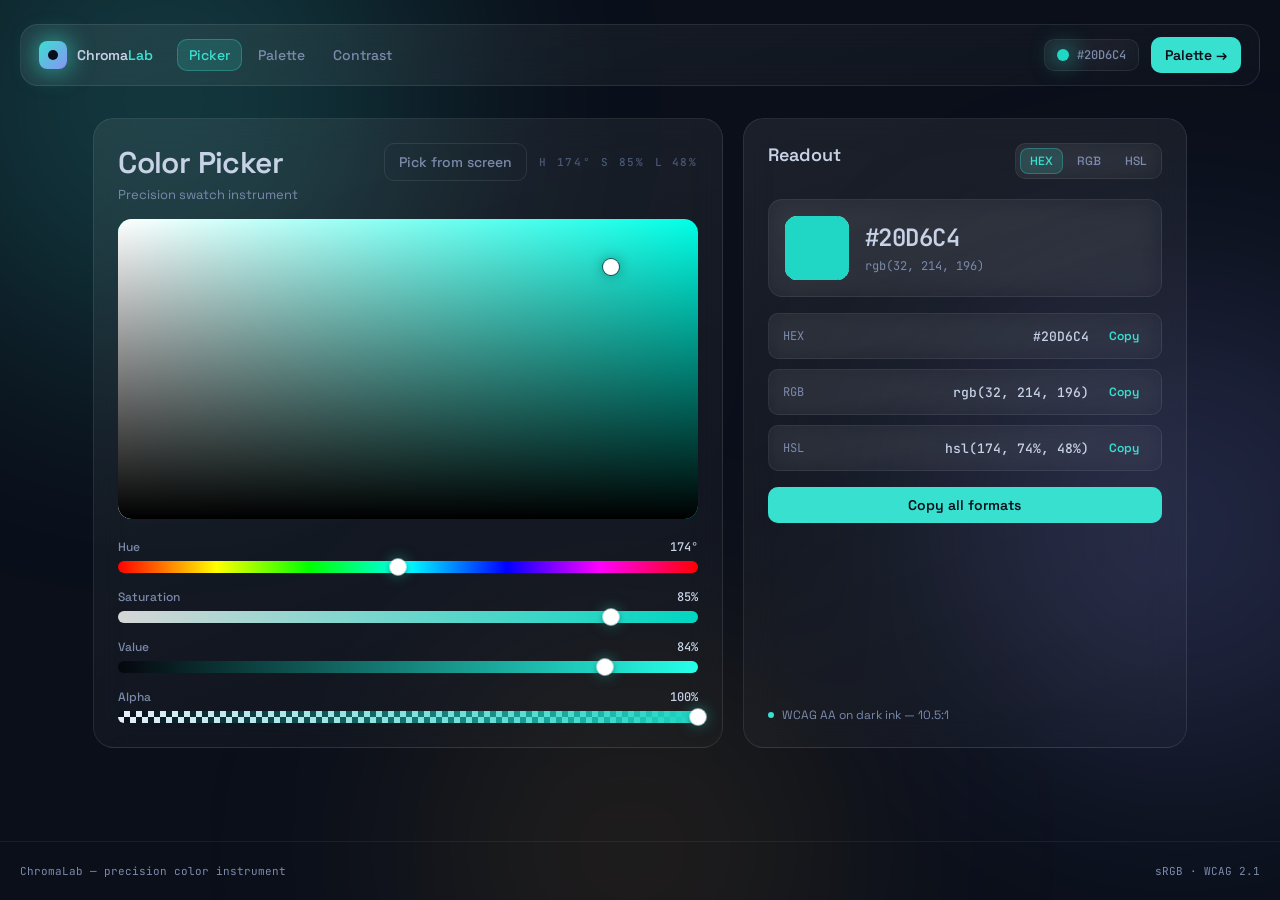
<file: public/color-picker/index.html>
<!DOCTYPE html>
<html lang="en">
<head>
  <meta charset="UTF-8" />
  <meta name="viewport" content="width=device-width, initial-scale=1" />
  <title>Color Picker — ChromaLab</title>
  <meta name="description" content="Pick any color with hue, saturation, value and alpha controls, then copy it as HEX, RGB or HSL." />
  <meta property="og:title" content="Color Picker — ChromaLab" />
  <meta property="og:description" content="Pick any color with hue, saturation, value and alpha controls, then copy it as HEX, RGB or HSL." />
  <meta property="og:type" content="website" />
  <meta name="twitter:card" content="summary_large_image" />
  <link rel="icon" href="/favicon.ico" type="image/x-icon" />
  <link rel="preconnect" href="https://fonts.googleapis.com" />
  <link rel="preconnect" href="https://fonts.gstatic.com" crossorigin />
  <link href="https://fonts.googleapis.com/css2?family=Space+Grotesk:wght@400;500;600;700&amp;family=JetBrains+Mono:wght@400;500;600&amp;display=swap" rel="stylesheet" />
  <link rel="stylesheet" href="css/style.css" />
</head>
<body>
  <div class="ambient" aria-hidden="true">
    <span class="blob blob-cyan"></span>
    <span class="blob blob-violet"></span>
    <span class="blob blob-amber"></span>
  </div>

  <div class="page">
    <header class="header-outer">
      <div class="container">
        <div class="header-inner glass">
          <a class="brand" href="index.html">
            <span class="brand-mark"><span class="brand-dot"></span></span>
            <span class="brand-name">Chroma<span class="brand-accent">Lab</span></span>
          </a>
          <nav class="nav" aria-label="Main">
            <a class="nav-link active" href="index.html" aria-current="page">Picker</a>
            <a class="nav-link" href="palette.html">Palette</a>
            <a class="nav-link" href="contrast.html">Contrast</a>
          </nav>
          <div class="header-meta">
            <div class="live-chip glass-soft" title="Currently selected color">
              <span class="live-dot" id="liveDot"></span>
              <span class="live-hex" id="liveHex">#22D3C5</span>
            </div>
            <a class="btn btn-accent" href="palette.html">Palette →</a>
          </div>
        </div>
      </div>
    </header>

    <main class="container">
      <div class="grid-main">
        <section class="card glass col-7" aria-label="Color picker">
          <div class="card-head">
            <div>
              <h1 class="card-title">Color Picker</h1>
              <p class="card-sub">Precision swatch instrument</p>
            </div>
            <div class="head-tools">
              <button id="eyedropperBtn" class="btn btn-ghost" type="button" hidden>Pick from screen</button>
              <div class="hsl-chips" aria-hidden="true">
                <span class="chip" id="chipH">H 174°</span>
                <span class="chip" id="chipS">S 85%</span>
                <span class="chip" id="chipL">L 62%</span>
              </div>
            </div>
          </div>

          <div class="sv-area" id="svArea">
            <div class="sv-base" id="svBase"></div>
            <div class="sv-white"></div>
            <div class="sv-black"></div>
            <div class="sv-knob" id="svKnob"></div>
          </div>

          <div class="sliders">
            <div class="slider-row">
              <div class="slider-labels">
                <span class="slider-name">Hue</span>
                <span class="slider-value" id="hueValue">174°</span>
              </div>
              <div class="slider hue-track" id="hueSlider"><div class="slider-knob"></div></div>
            </div>
            <div class="slider-row">
              <div class="slider-labels">
                <span class="slider-name">Saturation</span>
                <span class="slider-value" id="satValue">85%</span>
              </div>
              <div class="slider" id="satSlider"><div class="slider-knob"></div></div>
            </div>
            <div class="slider-row">
              <div class="slider-labels">
                <span class="slider-name">Value</span>
                <span class="slider-value" id="valValue">84%</span>
              </div>
              <div class="slider" id="valSlider"><div class="slider-knob"></div></div>
            </div>
            <div class="slider-row">
              <div class="slider-labels">
                <span class="slider-name">Alpha</span>
                <span class="slider-value" id="alphaValue">100%</span>
              </div>
              <div class="slider" id="alphaSlider"><div class="slider-knob"></div></div>
            </div>
          </div>
        </section>

        <section class="card glass col-5 readout-card" aria-label="Color readout">
          <div class="card-head">
            <h2 class="section-title">Readout</h2>
            <div class="format-tabs glass-soft" role="tablist" aria-label="Color format">
              <button class="tab active" data-format="hex" type="button">HEX</button>
              <button class="tab" data-format="rgb" type="button">RGB</button>
              <button class="tab" data-format="hsl" type="button">HSL</button>
            </div>
          </div>

          <div class="readout-hero glass-soft">
            <div class="readout-swatch"><div class="readout-swatch-fill" id="swatchFill"></div></div>
            <div class="readout-main">
              <input id="bigValue" class="big-value" value="#22D3C5" spellcheck="false" autocomplete="off" aria-label="Color value, editable" />
              <div class="readout-sub" id="readoutSub">rgb(34, 211, 197)</div>
            </div>
          </div>

          <div class="format-rows">
            <div class="format-row glass-soft">
              <span class="format-key">HEX</span>
              <span class="format-val" id="rowHex">#22D3C5</span>
              <button class="copy-btn" id="copyHex" type="button">Copy</button>
            </div>
            <div class="format-row glass-soft">
              <span class="format-key">RGB</span>
              <span class="format-val" id="rowRgb">34, 211, 197</span>
              <button class="copy-btn" id="copyRgb" type="button">Copy</button>
            </div>
            <div class="format-row glass-soft">
              <span class="format-key">HSL</span>
              <span class="format-val" id="rowHsl">174°, 84%, 48%</span>
              <button class="copy-btn" id="copyHsl" type="button">Copy</button>
            </div>
          </div>

          <button class="btn btn-accent copy-all" id="copyAll" type="button">Copy all formats</button>

          <div class="note-row">
            <span class="note-dot" id="wcagDot"></span>
            <span id="wcagText">WCAG AA on dark ink — 7.4:1</span>
          </div>
        </section>
      </div>
    </main>

    <footer class="site-footer">
      <div class="container footer-inner">
        <span>ChromaLab — precision color instrument</span>
        <span>sRGB · WCAG 2.1</span>
      </div>
    </footer>
  </div>

  <script type="module" src="js/picker.js"></script>
</body>
</html>
</file>
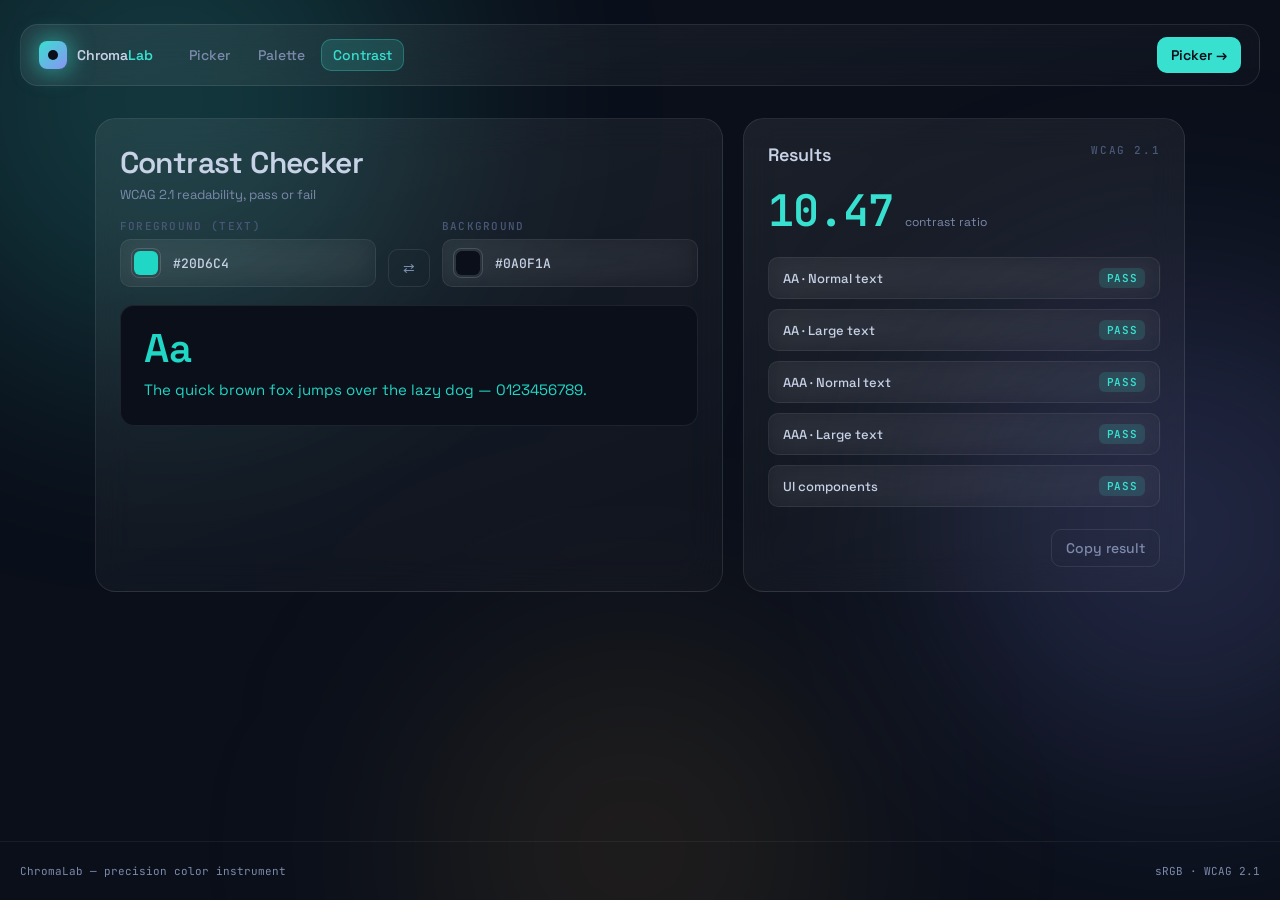
<file: public/color-picker/contrast.html>
<!DOCTYPE html>
<html lang="en">
<head>
  <meta charset="UTF-8" />
  <meta name="viewport" content="width=device-width, initial-scale=1" />
  <title>Contrast Checker — ChromaLab</title>
  <meta name="description" content="Check WCAG 2.1 contrast ratios between text and background colors — AA and AAA pass/fail for normal text, large text and UI components." />
  <meta property="og:title" content="Contrast Checker — ChromaLab" />
  <meta property="og:description" content="Check WCAG 2.1 contrast ratios between text and background colors — AA and AAA pass/fail at a glance." />
  <meta property="og:type" content="website" />
  <meta name="twitter:card" content="summary_large_image" />
  <link rel="icon" href="/favicon.ico" type="image/x-icon" />
  <link rel="preconnect" href="https://fonts.googleapis.com" />
  <link rel="preconnect" href="https://fonts.gstatic.com" crossorigin />
  <link href="https://fonts.googleapis.com/css2?family=Space+Grotesk:wght@400;500;600;700&amp;family=JetBrains+Mono:wght@400;500;600&amp;display=swap" rel="stylesheet" />
  <link rel="stylesheet" href="css/style.css" />
</head>
<body>
  <div class="ambient" aria-hidden="true">
    <span class="blob blob-cyan"></span>
    <span class="blob blob-violet"></span>
    <span class="blob blob-amber"></span>
  </div>

  <div class="page">
    <header class="header-outer">
      <div class="container">
        <div class="header-inner glass">
          <a class="brand" href="index.html">
            <span class="brand-mark"><span class="brand-dot"></span></span>
            <span class="brand-name">Chroma<span class="brand-accent">Lab</span></span>
          </a>
          <nav class="nav" aria-label="Main">
            <a class="nav-link" href="index.html">Picker</a>
            <a class="nav-link" href="palette.html">Palette</a>
            <a class="nav-link active" href="contrast.html" aria-current="page">Contrast</a>
          </nav>
          <div class="header-meta">
            <a class="btn btn-accent" href="index.html">Picker →</a>
          </div>
        </div>
      </div>
    </header>

    <main class="container">
      <div class="grid-main">
        <section class="card glass col-7" aria-label="Contrast inputs and preview">
          <div class="card-head">
            <div>
              <h1 class="card-title">Contrast Checker</h1>
              <p class="card-sub">WCAG 2.1 readability, pass or fail</p>
            </div>
          </div>

          <div class="contrast-fields">
            <div class="field">
              <label for="fgHex">Foreground (text)</label>
              <div class="field-box glass-soft">
                <input type="color" id="fgColor" value="#22D3C5" aria-label="Foreground color picker" />
                <input type="text" class="hex-input" id="fgHex" value="#22D3C5" maxlength="7" spellcheck="false" autocomplete="off" />
              </div>
            </div>
            <div class="swap-cell">
              <button class="btn btn-ghost" id="swapBtn" type="button" aria-label="Swap foreground and background">⇄</button>
            </div>
            <div class="field">
              <label for="bgHex">Background</label>
              <div class="field-box glass-soft">
                <input type="color" id="bgColor" value="#0A0F1A" aria-label="Background color picker" />
                <input type="text" class="hex-input" id="bgHex" value="#0A0F1A" maxlength="7" spellcheck="false" autocomplete="off" />
              </div>
            </div>
          </div>

          <div class="preview" id="preview">
            <span class="preview-aa">Aa</span>
            <p>The quick brown fox jumps over the lazy dog — 0123456789.</p>
          </div>
        </section>

        <section class="card glass col-5" aria-label="Contrast results">
          <div class="card-head">
            <h2 class="section-title">Results</h2>
            <span class="chip">WCAG 2.1</span>
          </div>

          <div class="ratio-block">
            <span class="ratio" id="ratio">7.44</span>
            <span class="ratio-label">contrast ratio</span>
          </div>

          <div class="results" id="results"></div>

          <div class="palette-actions">
            <button class="btn btn-ghost" id="copyRatio" type="button">Copy result</button>
          </div>
        </section>
      </div>
    </main>

    <footer class="site-footer">
      <div class="container footer-inner">
        <span>ChromaLab — precision color instrument</span>
        <span>sRGB · WCAG 2.1</span>
      </div>
    </footer>
  </div>

  <script type="module" src="js/contrast.js"></script>
</body>
</html>
</file>
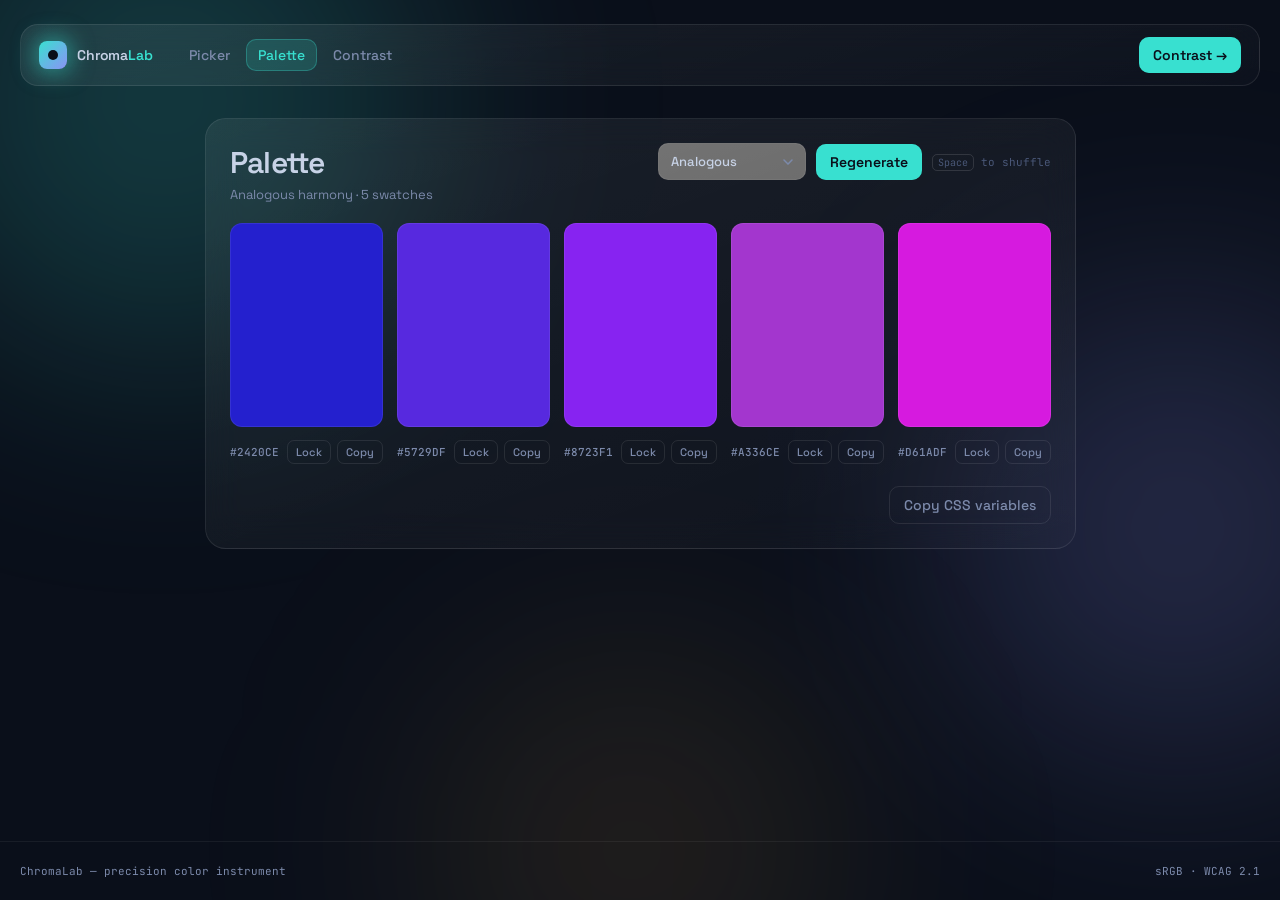
<file: public/color-picker/palette.html>
<!DOCTYPE html>
<html lang="en">
<head>
  <meta charset="UTF-8" />
  <meta name="viewport" content="width=device-width, initial-scale=1" />
  <title>Palette Generator — ChromaLab</title>
  <meta name="description" content="Generate harmonious color palettes — analogous, complementary, triadic, tetradic or monochromatic — and copy them as CSS variables." />
  <meta property="og:title" content="Palette Generator — ChromaLab" />
  <meta property="og:description" content="Generate harmonious 5-color palettes, lock the keepers, and copy them as CSS variables." />
  <meta property="og:type" content="website" />
  <meta name="twitter:card" content="summary_large_image" />
  <link rel="icon" href="/favicon.ico" type="image/x-icon" />
  <link rel="preconnect" href="https://fonts.googleapis.com" />
  <link rel="preconnect" href="https://fonts.gstatic.com" crossorigin />
  <link href="https://fonts.googleapis.com/css2?family=Space+Grotesk:wght@400;500;600;700&amp;family=JetBrains+Mono:wght@400;500;600&amp;display=swap" rel="stylesheet" />
  <link rel="stylesheet" href="css/style.css" />
</head>
<body>
  <div class="ambient" aria-hidden="true">
    <span class="blob blob-cyan"></span>
    <span class="blob blob-violet"></span>
    <span class="blob blob-amber"></span>
  </div>

  <div class="page">
    <header class="header-outer">
      <div class="container">
        <div class="header-inner glass">
          <a class="brand" href="index.html">
            <span class="brand-mark"><span class="brand-dot"></span></span>
            <span class="brand-name">Chroma<span class="brand-accent">Lab</span></span>
          </a>
          <nav class="nav" aria-label="Main">
            <a class="nav-link" href="index.html">Picker</a>
            <a class="nav-link active" href="palette.html" aria-current="page">Palette</a>
            <a class="nav-link" href="contrast.html">Contrast</a>
          </nav>
          <div class="header-meta">
            <a class="btn btn-accent" href="contrast.html">Contrast →</a>
          </div>
        </div>
      </div>
    </header>

    <main class="container">
      <div class="grid-main">
        <section class="card glass col-12" aria-label="Palette generator">
          <div class="card-head">
            <div>
              <h1 class="card-title">Palette</h1>
              <p class="card-sub" id="harmonyLabel">Analogous harmony · 5 swatches</p>
            </div>
            <div class="controls">
              <label class="visually-hidden" for="harmony" style="position:absolute;width:1px;height:1px;overflow:hidden;clip:rect(0 0 0 0)">Harmony</label>
              <select class="select" id="harmony">
                <option value="analogous">Analogous</option>
                <option value="complementary">Complementary</option>
                <option value="triadic">Triadic</option>
                <option value="tetradic">Tetradic</option>
                <option value="monochromatic">Monochromatic</option>
              </select>
              <button class="btn btn-accent" id="regenerate" type="button">Regenerate</button>
              <span class="kbd-hint"><kbd>Space</kbd> to shuffle</span>
            </div>
          </div>

          <div class="swatch-grid" id="swatchGrid"></div>

          <div class="palette-actions">
            <button class="btn btn-ghost" id="copyAll" type="button">Copy CSS variables</button>
          </div>
        </section>
      </div>
    </main>

    <footer class="site-footer">
      <div class="container footer-inner">
        <span>ChromaLab — precision color instrument</span>
        <span>sRGB · WCAG 2.1</span>
      </div>
    </footer>
  </div>

  <script type="module" src="js/palette.js"></script>
</body>
</html>
</file>
<file: public/color-picker/css/style.css>
/* ============================================================
   ChromaLab — design system (Instrument glass)
   ============================================================ */

:root {
  --ink: #0a0f1a;
  --ink-2: #0d1424;
  --ink-3: #111a2e;
  --ink-4: #16223c;
  --line: #24324f;
  --frost: #c7d2e6;
  --frost-dim: #7c8aab;
  --frost-faint: #4a5878;
  --cyan: #38e0d0;
  --cyan-dim: #1f8f86;
  --amber: #f4b23c;
  --rose: #f06a8a;
  --violet: #8b93f5;
  --radius-xl: clamp(14px, 1.6vw, 22px);
  --radius-lg: clamp(12px, 1.2vw, 14px);
  --radius-md: 10px;
  --font-display: "Space Grotesk", sans-serif;
  --font-mono: "JetBrains Mono", monospace;
}

* { box-sizing: border-box; }

html { color-scheme: dark; }

body {
  margin: 0;
  min-height: 100vh;
  background: var(--ink);
  color: var(--frost);
  font-family: var(--font-display);
  -webkit-font-smoothing: antialiased;
  text-rendering: optimizeLegibility;
}

.mono { font-family: var(--font-mono); }

.container {
  max-width: 1280px;
  margin-inline: auto;
  padding-inline: 20px;
}

.page {
  position: relative;
  z-index: 1;
  display: flex;
  flex-direction: column;
  min-height: 100vh;
}

.page main { flex: 1; }

/* ---------- ambient light ---------- */

.ambient {
  position: fixed;
  inset: 0;
  overflow: hidden;
  pointer-events: none;
  z-index: 0;
}

.blob {
  position: absolute;
  border-radius: 50%;
  filter: blur(120px);
}

.blob-cyan   { width: 520px; height: 520px; top: -160px; left: -96px;  background: rgba(56, 224, 208, .20); }
.blob-violet { width: 460px; height: 460px; top: 33%;    right: -128px; background: rgba(139, 147, 245, .20); }
.blob-amber  { width: 420px; height: 420px; bottom: -160px; left: 33%; background: rgba(244, 178, 60, .10); }

/* ---------- glass surfaces ---------- */

.glass {
  background: linear-gradient(160deg, rgba(255, 255, 255, .07), rgba(255, 255, 255, .02));
  -webkit-backdrop-filter: blur(18px);
  backdrop-filter: blur(18px);
  border: 1px solid rgba(255, 255, 255, .09);
}

.glass-soft {
  background: linear-gradient(160deg, rgba(255, 255, 255, .05), rgba(255, 255, 255, .015));
  -webkit-backdrop-filter: blur(12px);
  backdrop-filter: blur(12px);
  border: 1px solid rgba(255, 255, 255, .07);
}

/* ---------- header ---------- */

.header-outer { padding-top: 24px; }

.header-inner {
  display: flex;
  align-items: center;
  gap: 16px;
  padding: 12px 18px;
  border-radius: clamp(12px, 1.4vw, 18px);
  flex-wrap: wrap;
}

.brand {
  display: flex;
  align-items: center;
  gap: 10px;
  text-decoration: none;
  color: var(--frost);
  flex-shrink: 0;
}

.brand-mark {
  width: 28px;
  height: 28px;
  border-radius: 8px;
  background: linear-gradient(135deg, var(--cyan), var(--violet));
  display: grid;
  place-items: center;
  box-shadow: 0 0 22px 4px rgba(56, 224, 208, .5);
}

.brand-dot { width: 10px; height: 10px; border-radius: 50%; background: var(--ink); }

.brand-name { font-weight: 600; font-size: 14px; letter-spacing: -0.01em; }
.brand-accent { color: var(--cyan); }

.nav { display: flex; align-items: center; gap: 4px; margin-left: 8px; }

.nav-link {
  text-decoration: none;
  color: var(--frost-dim);
  font-weight: 500;
  font-size: 14px;
  padding: 7px 12px;
  border-radius: 10px;
  transition: color .15s ease;
  white-space: nowrap;
}

.nav-link:hover { color: var(--frost); }

.nav-link.active {
  background: rgba(56, 224, 208, .15);
  color: var(--cyan);
  box-shadow: inset 0 0 0 1px rgba(56, 224, 208, .3);
}

.header-meta { margin-left: auto; display: flex; align-items: center; gap: 12px; }

.live-chip {
  display: flex;
  align-items: center;
  gap: 8px;
  padding: 7px 12px;
  border-radius: 10px;
}

.live-dot {
  width: 12px;
  height: 12px;
  border-radius: 50%;
  background: var(--cyan);
  box-shadow: 0 0 22px 4px rgba(56, 224, 208, .5);
  flex-shrink: 0;
}

.live-hex { font: 500 12px var(--font-mono); color: var(--frost-dim); white-space: nowrap; }

@media (max-width: 720px) {
  .header-meta .live-chip { display: none; }
  .nav { margin-left: 0; }
}

/* ---------- layout grid ---------- */

.grid-main {
  display: grid;
  grid-template-columns: repeat(12, 1fr);
  gap: 20px;
  padding-block: 32px 16px;
}

.col-7  { grid-column: span 7; }
.col-5  { grid-column: span 5; }
.col-12 { grid-column: 1 / -1; }

@media (max-width: 1023px) {
  .col-7, .col-5 { grid-column: 1 / -1; }
}

.card { border-radius: var(--radius-xl); padding: clamp(18px, 2vw, 24px); }

.card-head {
  display: flex;
  align-items: flex-start;
  justify-content: space-between;
  gap: 16px;
  margin-bottom: 16px;
  flex-wrap: wrap;
}

.card-title {
  font-size: clamp(22px, 2.4vw, 30px);
  font-weight: 600;
  letter-spacing: -0.02em;
  margin: 0;
  color: var(--frost);
}

.section-title { font-size: 18px; font-weight: 600; margin: 0; }

.card-sub { margin: 4px 0 0; font-size: 13px; color: var(--frost-dim); }

.head-tools { display: flex; align-items: center; gap: 12px; flex-wrap: wrap; }

.hsl-chips { display: none; gap: 10px; }
.chip {
  font: 500 11px var(--font-mono);
  text-transform: uppercase;
  letter-spacing: .15em;
  color: var(--frost-faint);
}

@media (min-width: 640px) { .hsl-chips { display: flex; } }

/* ---------- buttons ---------- */

.btn {
  font: 500 14px var(--font-display);
  border: 0;
  cursor: pointer;
  border-radius: var(--radius-md);
  padding: 9px 14px;
  text-decoration: none;
  display: inline-flex;
  align-items: center;
  justify-content: center;
  gap: 8px;
  transition: filter .15s ease, color .15s ease, background .15s ease;
}

.btn-accent {
  background: var(--cyan);
  color: var(--ink);
  font-weight: 600;
  box-shadow: inset 0 0 0 1px rgba(56, 224, 208, .4);
}

.btn-accent:hover { filter: brightness(1.08); }

.btn-ghost {
  background: transparent;
  color: var(--frost-dim);
  border: 1px solid rgba(255, 255, 255, .09);
}

.btn-ghost:hover { color: var(--frost); }

.btn:focus-visible,
.mini-btn:focus-visible,
.tab:focus-visible,
.copy-btn:focus-visible,
.swatch-color:focus-visible {
  outline: 2px solid var(--cyan);
  outline-offset: 2px;
}

.copy-btn {
  border: 0;
  background: transparent;
  color: var(--cyan);
  font: 600 12px var(--font-display);
  padding: 4px 8px;
  border-radius: 7px;
  cursor: pointer;
  flex-shrink: 0;
}

.copy-btn:hover { background: rgba(56, 224, 208, .1); }
.copy-btn.copied { color: var(--amber); }

/* ---------- color area (SV square) ---------- */

.sv-area {
  position: relative;
  height: 260px;
  border-radius: var(--radius-lg);
  overflow: hidden;
  cursor: crosshair;
  touch-action: none;
  box-shadow: inset 0 0 0 1px rgba(0, 0, 0, .25);
}

@media (min-width: 640px) { .sv-area { height: 300px; } }

.sv-base, .sv-white, .sv-black { position: absolute; inset: 0; }
.sv-white { background: linear-gradient(90deg, #fff, rgba(255, 255, 255, 0)); }
.sv-black { background: linear-gradient(0deg, #000, rgba(0, 0, 0, 0)); }

.sv-knob {
  position: absolute;
  width: 16px;
  height: 16px;
  border-radius: 50%;
  background: #fff;
  transform: translate(-50%, -50%);
  box-shadow: 0 0 0 1px rgba(10, 15, 26, .6), 0 0 14px rgba(0, 0, 0, .4);
  pointer-events: none;
  left: 62%;
  top: 38%;
}

/* ---------- sliders ---------- */

.sliders { margin-top: 20px; }
.slider-row + .slider-row { margin-top: 16px; }

.slider-labels { display: flex; justify-content: space-between; margin-bottom: 6px; }
.slider-name { font-size: 12px; font-weight: 500; color: var(--frost-dim); }
.slider-value { font: 500 12px var(--font-mono); color: var(--frost); }

.slider {
  position: relative;
  height: 12px;
  border-radius: 999px;
  cursor: pointer;
  touch-action: none;
}

.slider-knob {
  position: absolute;
  top: 50%;
  left: 50%;
  width: 16px;
  height: 16px;
  border-radius: 50%;
  background: #fff;
  transform: translate(-50%, -50%);
  box-shadow: 0 0 0 1px rgba(255, 255, 255, .55), 0 0 14px rgba(56, 224, 208, .55), 0 2px 6px rgba(0, 0, 0, .5);
  pointer-events: none;
}

.hue-track {
  background: linear-gradient(90deg,
    #ff0000 0%, #ffff00 17%, #00ff00 33%, #00ffff 50%,
    #0000ff 67%, #ff00ff 83%, #ff0000 100%);
}

/* sat / val / alpha tracks get dynamic backgrounds from JS */

/* ---------- readout ---------- */

.readout-card { display: flex; flex-direction: column; height: 100%; }

.format-tabs { display: flex; gap: 4px; padding: 4px; border-radius: var(--radius-md); }

.tab {
  border: 0;
  background: transparent;
  color: var(--frost-dim);
  font: 500 12px var(--font-display);
  padding: 5px 10px;
  border-radius: 8px;
  cursor: pointer;
  transition: color .15s ease, background .15s ease;
}

.tab:hover { color: var(--frost); }

.tab.active {
  background: rgba(56, 224, 208, .15);
  color: var(--cyan);
  box-shadow: inset 0 0 0 1px rgba(56, 224, 208, .3);
}

.readout-hero {
  display: flex;
  gap: 16px;
  align-items: center;
  padding: 16px;
  border-radius: var(--radius-lg);
  margin-top: 4px;
  min-width: 0;
}

.readout-swatch {
  position: relative;
  width: 64px;
  height: 64px;
  border-radius: 12px;
  flex-shrink: 0;
  overflow: hidden;
}

.readout-swatch::before {
  content: "";
  position: absolute;
  inset: 0;
  background: repeating-conic-gradient(#e8edf7 0% 25%, #0a0f1a 0% 50%) 0 0 / 12px 12px;
}

.readout-swatch-fill { position: absolute; inset: 0; }

.readout-main { min-width: 0; flex: 1; }

.big-value {
  font: 600 clamp(18px, 2vw, 24px) var(--font-mono);
  letter-spacing: -0.02em;
  color: var(--frost);
  background: transparent;
  border: 0;
  border-bottom: 1px dashed transparent;
  outline: none;
  padding: 0;
  width: 100%;
  max-width: 280px;
  color-scheme: dark;
}

.big-value:focus { border-bottom-color: var(--frost-faint); }

.readout-sub { font: 400 12px var(--font-mono); color: var(--frost-dim); margin-top: 4px; }

.format-rows { margin-top: 16px; display: grid; gap: 10px; }

.format-row {
  display: flex;
  align-items: center;
  gap: 12px;
  padding: 10px 14px;
  border-radius: var(--radius-md);
  min-width: 0;
}

.format-key { font: 400 12px var(--font-mono); color: var(--frost-dim); flex-shrink: 0; }

.format-val {
  font: 500 13px var(--font-mono);
  color: var(--frost);
  flex: 1;
  text-align: right;
  overflow: hidden;
  text-overflow: ellipsis;
  white-space: nowrap;
}

.copy-all { width: 100%; margin-top: 16px; }

.note-row {
  margin-top: auto;
  padding-top: 20px;
  display: flex;
  align-items: center;
  gap: 8px;
  font-size: 12px;
  color: var(--frost-dim);
}

.note-dot { width: 6px; height: 6px; border-radius: 50%; background: var(--amber); flex-shrink: 0; }

/* ---------- palette page ---------- */

.controls { display: flex; align-items: center; gap: 10px; flex-wrap: wrap; }

.select {
  appearance: none;
  -webkit-appearance: none;
  border: 1px solid rgba(255, 255, 255, .07);
  color: var(--frost);
  font: 500 13px var(--font-display);
  padding: 9px 34px 9px 12px;
  border-radius: var(--radius-md);
  cursor: pointer;
  background-image:
    url("data:image/svg+xml;charset=utf-8,%3Csvg xmlns='http://www.w3.org/2000/svg' width='10' height='6'%3E%3Cpath d='M1 1l4 4 4-4' stroke='%237c8aab' stroke-width='1.5' fill='none' stroke-linecap='round'/%3E%3C/svg%3E"),
    linear-gradient(160deg, rgba(255, 255, 255, .05), rgba(255, 255, 255, .015));
  background-repeat: no-repeat, no-repeat;
  background-position: right 12px center, 0 0;
  color-scheme: dark;
}

.kbd-hint { font: 400 11px var(--font-mono); color: var(--frost-faint); }

kbd {
  border: 1px solid rgba(255, 255, 255, .12);
  border-radius: 5px;
  padding: 1px 5px;
  font-family: var(--font-mono);
  font-size: 10px;
}

.swatch-grid {
  display: grid;
  grid-template-columns: repeat(5, 1fr);
  gap: 14px;
  margin-top: 20px;
}

@media (max-width: 640px) {
  .swatch-grid { grid-template-columns: repeat(auto-fit, minmax(130px, 1fr)); }
}

.swatch-color {
  width: 100%;
  aspect-ratio: 3 / 4;
  border-radius: 12px;
  border: 0;
  cursor: pointer;
  padding: 0;
  box-shadow: inset 0 0 0 1px rgba(255, 255, 255, .08);
  transition: transform .18s ease;
}

.swatch-color:hover { transform: translateY(-3px); }

.swatch-meta {
  display: flex;
  align-items: center;
  justify-content: space-between;
  gap: 8px;
  margin-top: 8px;
  flex-wrap: wrap;
}

.swatch-hex { font: 500 11px var(--font-mono); color: var(--frost-dim); }

.swatch-actions { display: flex; gap: 6px; }

.mini-btn {
  border: 1px solid rgba(255, 255, 255, .09);
  background: transparent;
  color: var(--frost-dim);
  font: 500 11px var(--font-display);
  padding: 4px 8px;
  border-radius: 7px;
  cursor: pointer;
  transition: color .15s ease, background .15s ease;
}

.mini-btn:hover { color: var(--frost); }
.mini-btn.copied { color: var(--amber); }

.swatch.locked .swatch-hex { color: var(--cyan); }

.swatch.locked .lock-btn {
  background: rgba(56, 224, 208, .15);
  color: var(--cyan);
  box-shadow: inset 0 0 0 1px rgba(56, 224, 208, .3);
}

.palette-actions { margin-top: 22px; display: flex; justify-content: flex-end; }

/* ---------- contrast page ---------- */

.contrast-fields {
  display: grid;
  grid-template-columns: 1fr auto 1fr;
  gap: 12px;
  align-items: end;
}

@media (max-width: 560px) {
  .contrast-fields { grid-template-columns: 1fr; }
  .contrast-fields .swap-cell { justify-self: center; }
}

.field label {
  display: block;
  font: 500 11px var(--font-mono);
  text-transform: uppercase;
  letter-spacing: .12em;
  color: var(--frost-faint);
  margin-bottom: 6px;
}

.field-box {
  display: flex;
  align-items: center;
  gap: 10px;
  padding: 8px 10px;
  border-radius: var(--radius-md);
}

input[type="color"] {
  width: 30px;
  height: 30px;
  border-radius: 8px;
  border: 1px solid rgba(255, 255, 255, .15);
  padding: 0;
  background: transparent;
  cursor: pointer;
  flex-shrink: 0;
}

input[type="color"]::-webkit-color-swatch-wrapper { padding: 2px; }
input[type="color"]::-webkit-color-swatch { border: none; border-radius: 6px; }

.hex-input {
  width: 100%;
  min-width: 0;
  background: transparent;
  border: 0;
  outline: none;
  color: var(--frost);
  font: 500 13px var(--font-mono);
  color-scheme: dark;
}

.hex-input.invalid { color: var(--rose); }

.preview {
  margin-top: 18px;
  border-radius: var(--radius-lg);
  padding: 24px;
  box-shadow: inset 0 0 0 1px rgba(255, 255, 255, .08);
}

.preview-aa { font: 600 40px var(--font-display); display: block; line-height: 1; }
.preview p { margin: 10px 0 0; font-size: 15px; line-height: 1.5; }

.ratio-block { display: flex; align-items: baseline; gap: 12px; flex-wrap: wrap; }
.ratio { font: 600 clamp(34px, 3.4vw, 44px) var(--font-mono); letter-spacing: -0.02em; color: var(--frost); }
.ratio-label { font-size: 12px; color: var(--frost-dim); }

.results { margin-top: 18px; display: grid; gap: 10px; }

.result-row {
  display: flex;
  align-items: center;
  justify-content: space-between;
  gap: 12px;
  padding: 10px 14px;
  border-radius: var(--radius-md);
}

.result-name { font-size: 13px; font-weight: 500; color: var(--frost); }

.badge {
  font: 600 11px var(--font-mono);
  padding: 3px 8px;
  border-radius: 6px;
  letter-spacing: .06em;
  flex-shrink: 0;
}

.badge.pass { background: rgba(56, 224, 208, .15); color: var(--cyan); }
.badge.fail { background: rgba(240, 106, 138, .15); color: var(--rose); }

/* ---------- footer ---------- */

.site-footer {
  border-top: 1px solid rgba(255, 255, 255, .06);
  margin-top: 24px;
}

.footer-inner {
  display: flex;
  flex-wrap: wrap;
  gap: 8px 24px;
  align-items: center;
  justify-content: space-between;
  padding-block: 22px;
  font: 400 11px var(--font-mono);
  color: var(--frost-dim);
}
</file>
